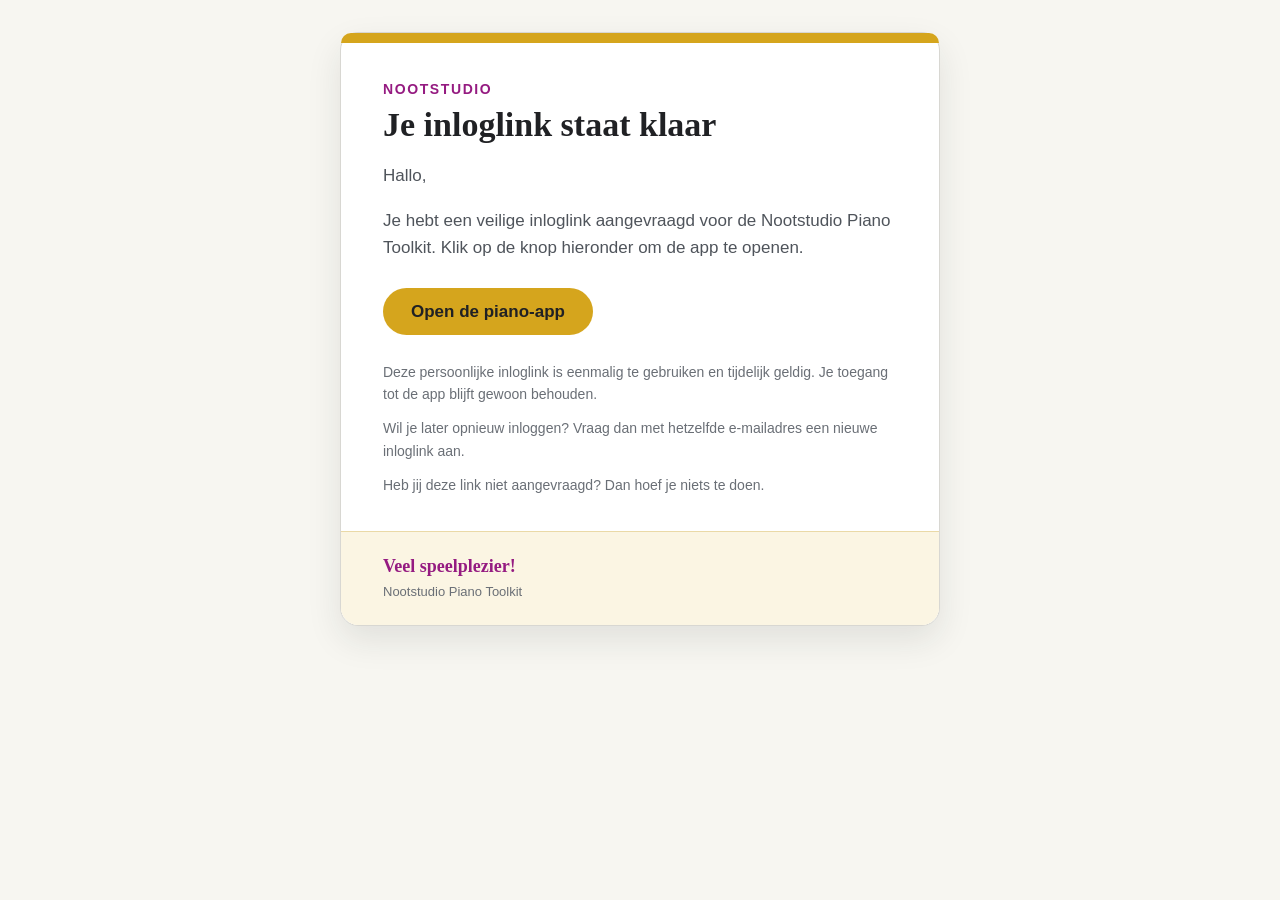
<file: supabase/templates/magic-link.html>
<!doctype html>
<html lang="nl">
  <head>
    <meta charset="utf-8">
    <meta name="viewport" content="width=device-width, initial-scale=1">
    <meta name="color-scheme" content="light">
    <meta name="supported-color-schemes" content="light">
    <title>Je persoonlijke inloglink voor Nootstudio</title>
    <style>
      :root {
        color-scheme: light only;
        supported-color-schemes: light;
      }

      body,
      .nootstudio-email-bg {
        background-color: #f7f6f1 !important;
        background-image: linear-gradient(#f7f6f1, #f7f6f1) !important;
      }

      .nootstudio-card {
        background-color: #ffffff !important;
        background-image: linear-gradient(#ffffff, #ffffff) !important;
      }

      .nootstudio-button {
        background-color: #d5a51d !important;
        background-image: linear-gradient(#d5a51d, #d5a51d) !important;
      }

      .nootstudio-button-link {
        color: #202124 !important;
        -webkit-text-fill-color: #202124 !important;
      }

      .nootstudio-purple {
        color: #951b81 !important;
        -webkit-text-fill-color: #951b81 !important;
      }

      .nootstudio-footer {
        background-color: #fbf5e3 !important;
        background-image: linear-gradient(#fbf5e3, #fbf5e3) !important;
      }

      [data-ogsc] .nootstudio-email-bg { background: #f7f6f1 !important; }
      [data-ogsc] .nootstudio-card { background: #ffffff !important; }
      [data-ogsc] .nootstudio-button { background: #d5a51d !important; }
      [data-ogsc] .nootstudio-button-link { color: #202124 !important; }
      [data-ogsc] .nootstudio-purple { color: #951b81 !important; }
      [data-ogsc] .nootstudio-footer { background: #fbf5e3 !important; }
    </style>
  </head>
  <body class="nootstudio-email-bg" style="margin:0;padding:0;background-color:#f7f6f1;background-image:linear-gradient(#f7f6f1,#f7f6f1);color:#202124;font-family:Georgia,'Times New Roman',serif;">
    <div style="display:none;max-height:0;overflow:hidden;opacity:0;color:transparent;">
      Log veilig in bij de Nootstudio Piano Toolkit.
    </div>
    <table class="nootstudio-email-bg" role="presentation" width="100%" cellspacing="0" cellpadding="0" border="0" style="width:100%;background-color:#f7f6f1;background-image:linear-gradient(#f7f6f1,#f7f6f1);">
      <tr>
        <td align="center" style="padding:32px 16px;">
          <table class="nootstudio-card" role="presentation" width="100%" cellspacing="0" cellpadding="0" border="0" style="width:100%;max-width:600px;background-color:#ffffff;background-image:linear-gradient(#ffffff,#ffffff);border:1px solid #d8d7d2;border-radius:18px;box-shadow:0 14px 34px rgba(31,36,42,0.10);">
            <tr>
              <td style="height:10px;background:#d5a51d;border-radius:18px 18px 0 0;font-size:0;line-height:0;">&nbsp;</td>
            </tr>
            <tr>
              <td style="padding:38px 42px 18px 42px;">
                <p class="nootstudio-purple" style="margin:0 0 8px 0;color:#951b81;-webkit-text-fill-color:#951b81;font-family:Arial,Helvetica,sans-serif;font-size:14px;font-weight:800;letter-spacing:1.6px;text-transform:uppercase;">Nootstudio</p>
                <h1 style="margin:0;color:#202124;font-size:34px;line-height:1.15;font-weight:700;">Je inloglink staat klaar</h1>
              </td>
            </tr>
            <tr>
              <td style="padding:0 42px 34px 42px;">
                <p style="margin:0 0 18px 0;color:#4f545b;font-family:Arial,Helvetica,sans-serif;font-size:17px;line-height:1.6;">Hallo,</p>
                <p style="margin:0 0 26px 0;color:#4f545b;font-family:Arial,Helvetica,sans-serif;font-size:17px;line-height:1.6;">Je hebt een veilige inloglink aangevraagd voor de Nootstudio Piano Toolkit. Klik op de knop hieronder om de app te openen.</p>
                <table role="presentation" cellspacing="0" cellpadding="0" border="0">
                  <tr>
                    <td class="nootstudio-button" bgcolor="#d5a51d" style="border-radius:999px;background-color:#d5a51d;background-image:linear-gradient(#d5a51d,#d5a51d);">
                      <a class="nootstudio-button-link" href="{{ .ConfirmationURL }}" style="display:inline-block;padding:15px 28px;color:#202124;-webkit-text-fill-color:#202124;font-family:Arial,Helvetica,sans-serif;font-size:17px;font-weight:800;line-height:1;text-decoration:none;border-radius:999px;">Open de piano-app</a>
                    </td>
                  </tr>
                </table>
                <p style="margin:26px 0 0 0;color:#6a6f76;font-family:Arial,Helvetica,sans-serif;font-size:14px;line-height:1.6;">Deze persoonlijke inloglink is eenmalig te gebruiken en tijdelijk geldig. Je toegang tot de app blijft gewoon behouden.</p>
                <p style="margin:12px 0 0 0;color:#6a6f76;font-family:Arial,Helvetica,sans-serif;font-size:14px;line-height:1.6;">Wil je later opnieuw inloggen? Vraag dan met hetzelfde e-mailadres een nieuwe inloglink aan.</p>
                <p style="margin:12px 0 0 0;color:#6a6f76;font-family:Arial,Helvetica,sans-serif;font-size:14px;line-height:1.6;">Heb jij deze link niet aangevraagd? Dan hoef je niets te doen.</p>
              </td>
            </tr>
            <tr>
              <td class="nootstudio-footer" bgcolor="#fbf5e3" style="padding:24px 42px;background-color:#fbf5e3;background-image:linear-gradient(#fbf5e3,#fbf5e3);border-top:1px solid #ead9a7;border-radius:0 0 18px 18px;">
                <p class="nootstudio-purple" style="margin:0 0 5px 0;color:#951b81;-webkit-text-fill-color:#951b81;font-size:18px;font-weight:700;">Veel speelplezier!</p>
                <p style="margin:0;color:#6a6f76;font-family:Arial,Helvetica,sans-serif;font-size:13px;line-height:1.5;">Nootstudio Piano Toolkit</p>
              </td>
            </tr>
          </table>
        </td>
      </tr>
    </table>
  </body>
</html>
</file>
